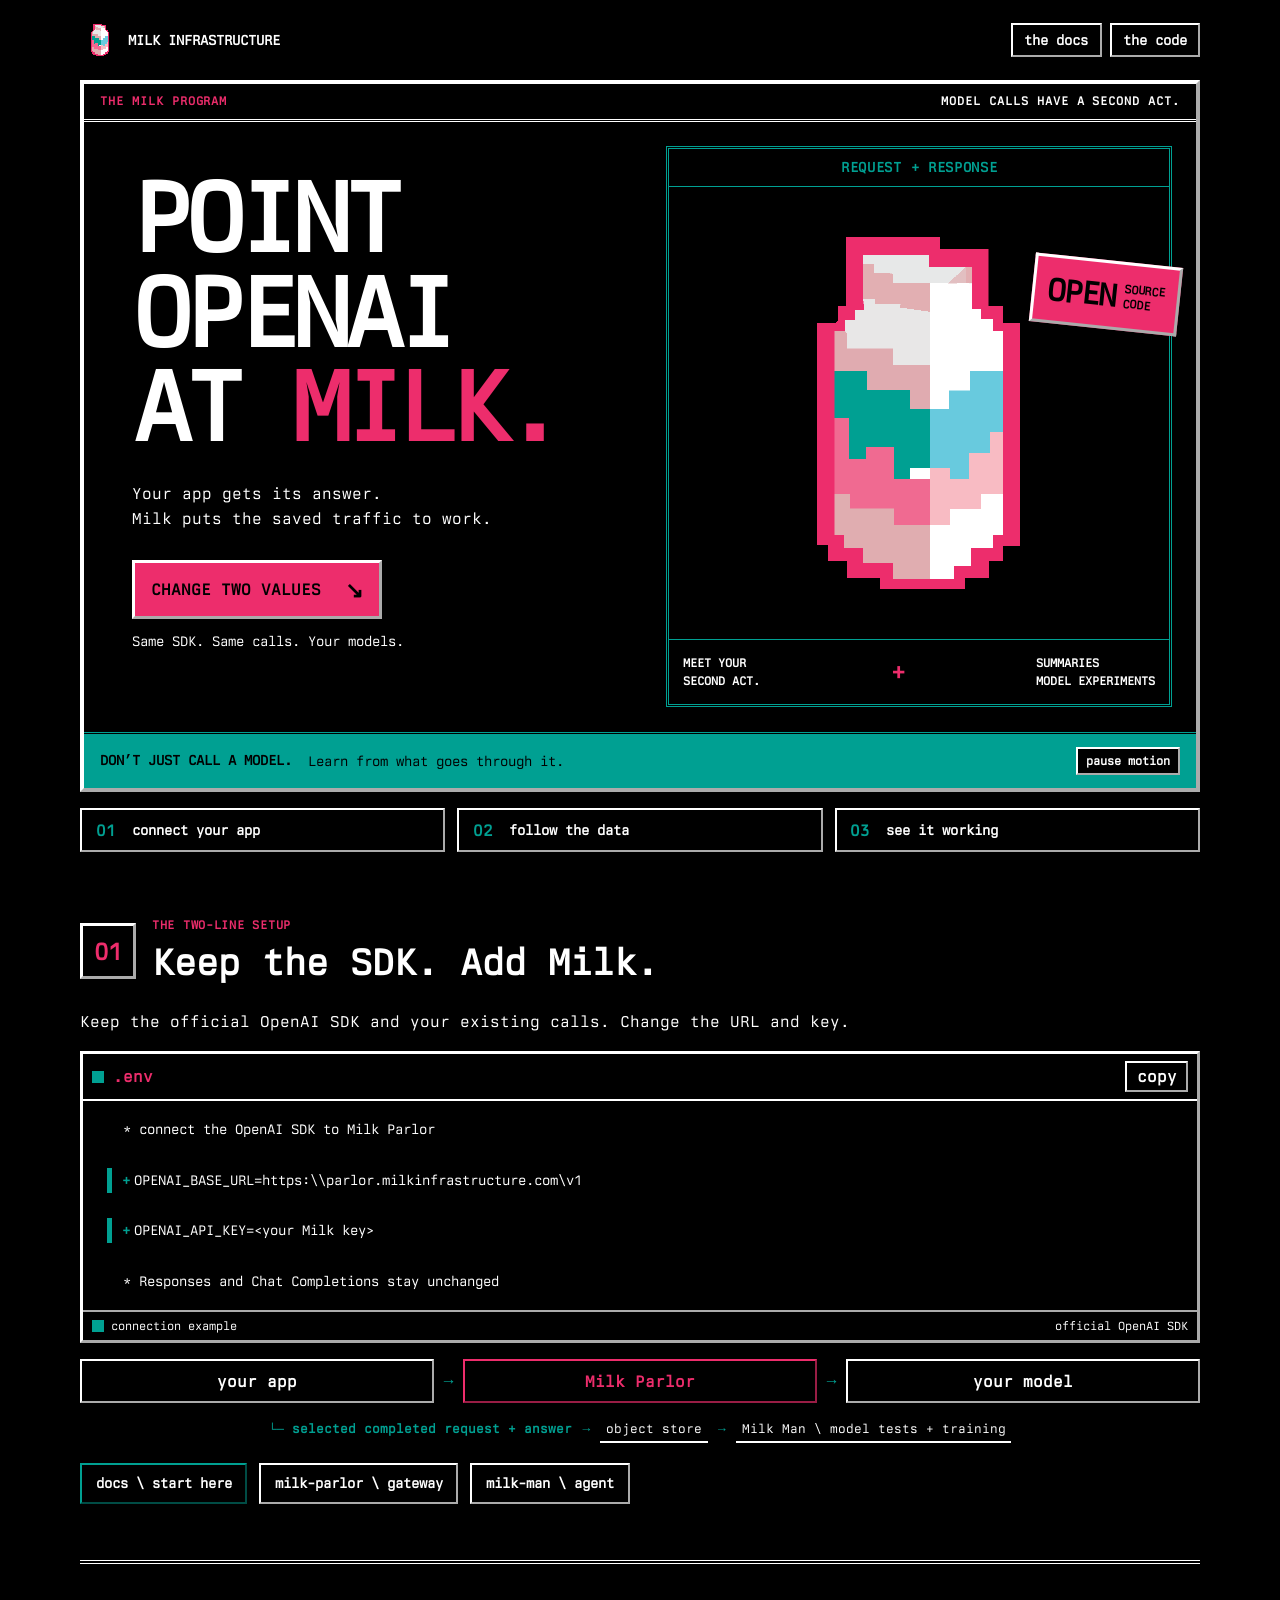
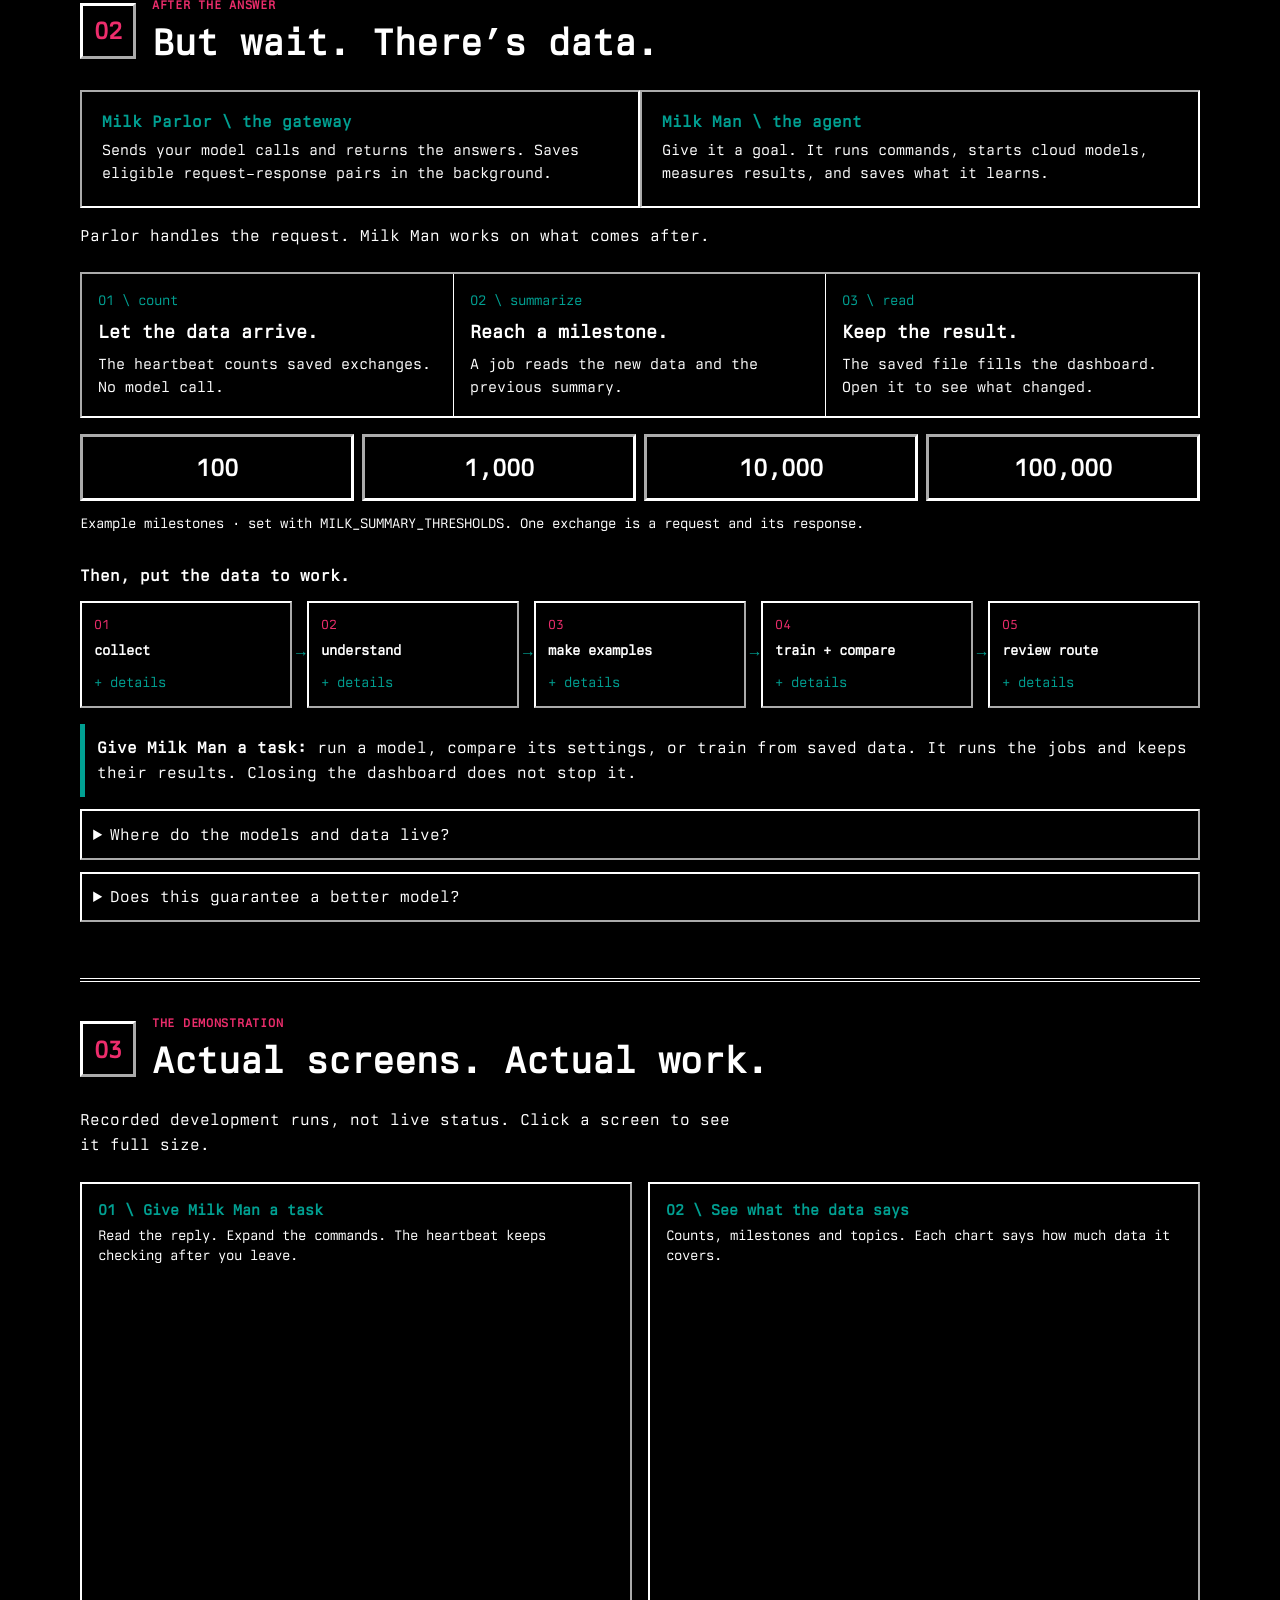
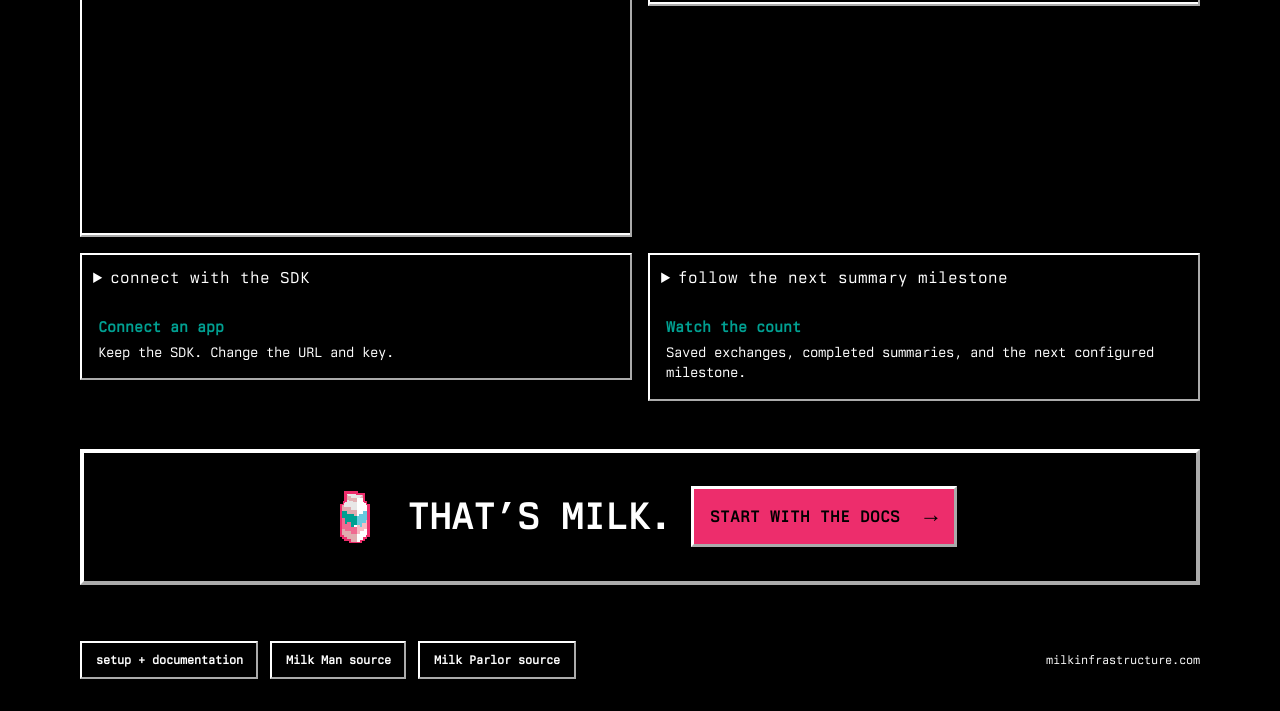
<file: index.html>
<!doctype html>
<html lang="en">
<head>
  <meta charset="utf-8">
  <meta name="viewport" content="width=device-width, initial-scale=1">
  <meta name="description" content="Point the official OpenAI SDK at Milk Parlor. Milk Man processes completed requests and responses from object storage.">
  <meta name="color-scheme" content="dark">
  <meta http-equiv="Content-Security-Policy" content="default-src 'self'; style-src 'self'; script-src 'self'; img-src 'self'; connect-src 'none'; object-src 'none'; base-uri 'none'; form-action 'none'">
  <title>Milk Infrastructure</title>
  <link rel="stylesheet" href="/milk.css?v=20260905-berkeley">
  <script src="/milk.js?v=20260905" defer></script>
</head>
<body class="broadcast">
  <main>
    <header class="station-bar">
      <a class="station" href="/" aria-label="Milk Infrastructure home"><img class="carton" src="/milk-carton.png" width="80" height="80" alt="">MILK INFRASTRUCTURE</a>
      <nav aria-label="Quick links"><a href="/docs/">the docs</a><a href="https://github.com/milkinfrastructure/milk-man">the code</a></nav>
    </header>

    <section class="transmission" aria-labelledby="milk-title">
      <div class="broadcast-label"><span>THE MILK PROGRAM</span><span>MODEL CALLS HAVE A SECOND ACT.</span></div>
      <div class="pitch">
        <div class="pitch-copy">
          <h1 id="milk-title">Point<br>OpenAI<br>at <span>Milk.</span></h1>
          <p>Your app gets its answer.<br>Milk puts the saved traffic to work.</p>
          <a class="order-button" href="#connect">CHANGE TWO VALUES <span aria-hidden="true">↘</span></a>
          <p class="offer-note">Same SDK. Same calls. Your models.</p>
        </div>
        <div class="product-stage">
          <div class="product-label">REQUEST + RESPONSE</div>
          <img class="hero-carton" src="/milk-carton.png" width="4167" height="4167" alt="The original pink and teal pixel Milk carton">
          <div class="product-stamp"><strong>OPEN</strong><span>SOURCE<br>CODE</span></div>
          <div class="product-caption"><span>MEET YOUR<br>SECOND ACT.</span><b aria-hidden="true">+</b><span>SUMMARIES<br>MODEL EXPERIMENTS</span></div>
        </div>
      </div>
      <div class="lower-third"><strong>DON’T JUST CALL A MODEL.</strong><span>Learn from what goes through it.</span><button id="motion" type="button" aria-pressed="false" hidden>pause motion</button></div>
    </section>

    <nav class="program-guide" aria-label="On this page"><a href="#connect"><small>01</small> connect your app</a><a href="#after-title"><small>02</small> follow the data</a><a href="#screens-title"><small>03</small> see it working</a></nav>

    <section class="connection" id="connect" aria-labelledby="connect-title">
    <header class="segment-title"><span class="segment-number">01</span><div><p class="domain">THE TWO-LINE SETUP</p><h2 id="connect-title">Keep the SDK. Add Milk.</h2></div></header>
    <p class="lede">Keep the official OpenAI SDK and your existing calls. Change the URL and key.</p>
    <div class="editor" aria-label="Milk connection settings">
      <header class="editor-bar">
        <span class="lamp" aria-hidden="true"></span>
        <strong>.env</strong>
        <button id="copy" type="button">copy</button>
      </header>
      <pre><code><span class="plain">  # connect the OpenAI SDK to Milk Parlor</span>
<span class="added"><b aria-hidden="true">+</b>OPENAI_BASE_URL=https://parlor.milkinfrastructure.com/v1</span>
<span class="added"><b aria-hidden="true">+</b>OPENAI_API_KEY=&lt;your Milk key&gt;</span>
<span class="plain">  # Responses and Chat Completions stay unchanged</span></code></pre>
      <footer class="editor-status">
        <span><i class="status-light" aria-hidden="true"></i> connection example</span>
        <span id="copy-state" aria-live="polite">official OpenAI SDK</span>
      </footer>
    </div>

    <div class="routes" aria-label="Milk request and data paths">
      <div class="route">
        <span>your app</span><b>→</b><span class="active">Milk Parlor</span><b>→</b><span>your model</span>
      </div>
      <div class="branch">
        <b>└─ selected completed request + answer</b><b>→</b><span>object store</span><b>→</b><span>Milk Man / model tests + training</span>
      </div>
    </div>

    <nav class="source-links" aria-label="Milk source code">
      <a class="primary" href="/docs/">docs / start here</a>
      <a href="https://github.com/milkinfrastructure/milk-parlor">milk-parlor / gateway</a>
      <a href="https://github.com/milkinfrastructure/milk-man">milk-man / agent</a>
    </nav>
    </section>

    <section class="tour" aria-labelledby="after-title">
      <header class="segment-title"><span class="segment-number">02</span><div><p class="domain">AFTER THE ANSWER</p><h2 id="after-title">But wait. There’s data.</h2></div></header>
      <div class="programs overview">
        <article class="program"><h3>Milk Parlor / the gateway</h3><p>Sends your model calls and returns the answers. Saves eligible request–response pairs in the background.</p></article>
        <article class="program"><h3>Milk Man / the agent</h3><p>Give it a goal. It runs commands, starts cloud models, measures results, and saves what it learns.</p></article>
      </div>
      <p class="tour-intro">Parlor handles the request. Milk Man works on what comes after.</p>

      <div class="checkpoint-flow" aria-label="Automatic summary workflow">
        <div><small>01 / count</small><h3>Let the data arrive.</h3><p>The heartbeat counts saved exchanges. No model call.</p></div>
        <div><small>02 / summarize</small><h3>Reach a milestone.</h3><p>A job reads the new data and the previous summary.</p></div>
        <div><small>03 / read</small><h3>Keep the result.</h3><p>The saved file fills the dashboard. Open it to see what changed.</p></div>
      </div>
      <div class="milestone-example" aria-label="Example summary milestones: 100, 1000, 10000 and 100000 exchanges">
        <span>100</span><span>1,000</span><span>10,000</span><span>100,000</span>
      </div>
      <p class="config-note">Example milestones · set with <code>MILK_SUMMARY_THRESHOLDS</code>. One exchange is a request and its response.</p>

      <h3 class="loop-heading">Then, put the data to work.</h3>

      <ol class="milk-loop" aria-label="The Milk data loop">
        <li><details><summary><small>01</small><strong>collect</strong></summary><p>Save each eligible request and answer under your account's unique ID. Related exchanges stay grouped as one task.</p></details></li>
        <li><details><summary><small>02</small><strong>understand</strong></summary><p>Count new exchanges. At configured milestones, save a summary of topics, tasks, and response times.</p></details></li>
        <li><details><summary><small>03</small><strong>make examples</strong></summary><p>A teacher model writes new tasks inspired by the traffic. Keep training tasks separate from the tasks used to judge improvement.</p></details></li>
        <li><details><summary><small>04</small><strong>train + compare</strong></summary><p>Train an open model, tune how it runs, and compare answers, speed, and cost on the same tasks. Qwen3.5-0.8B is the first training base.</p></details></li>
        <li><details><summary><small>05</small><strong>review route</strong></summary><p>Prepare a gateway rule for the selected model. The operator reviews and signs it before customer traffic moves.</p></details></li>
      </ol>
      <p class="loop-note"><b>Give Milk Man a task:</b> run a model, compare its settings, or train from saved data. It runs the jobs and keeps their results. Closing the dashboard does not stop it.</p>
      <details class="explain"><summary>Where do the models and data live?</summary><p>Environment variables select local files or S3-compatible storage, managed inference APIs, and owned Baseten or Modal GPUs. Model files are cached separately from the runtime image. Milk Man can run locally while the data and compute stay in the cloud.</p></details>
      <details class="explain"><summary>Does this guarantee a better model?</summary><p>No. Milk keeps the experiment and its result, including failures. Speed improvements and better answers are different measurements. The goal is to beat a chosen baseline on your tasks, not to claim a universal ranking.</p></details>
    </section>

    <section class="tour screens" aria-labelledby="screens-title">
      <header class="segment-title"><span class="segment-number">03</span><div><p class="domain">THE DEMONSTRATION</p><h2 id="screens-title">Actual screens. Actual work.</h2></div></header>
      <p class="tour-intro">Recorded development runs, not live status. Click a screen to see it full size.</p>

      <div class="shots">
        <figure class="shot">
          <figcaption><b>01 / Give Milk Man a task</b><span>Read the reply. Expand the commands. The heartbeat keeps checking after you leave.</span></figcaption>
          <a href="/screens/dashboard-conversation.png?v=3db10d0" target="_blank" rel="noreferrer"><img src="/screens/dashboard-conversation.png?v=3db10d0" width="1200" height="1207" loading="lazy" decoding="async" alt="Milk Man chat reporting the completed three-step training run beside its idle heartbeat"></a>
        </figure>
        <figure class="shot">
          <figcaption><b>02 / See what the data says</b><span>Counts, milestones and topics. Each chart says how much data it covers.</span></figcaption>
          <a href="/screens/dashboard-summary.png?v=3db10d0" target="_blank" rel="noreferrer"><img src="/screens/dashboard-summary.png?v=3db10d0" width="1168" height="683" loading="lazy" decoding="async" alt="Milk Man summary of 100 exchanges with topics and tasks from eight labeled examples"></a>
        </figure>
        <figure class="shot wide">
          <details><summary>connect with the SDK</summary><a href="/screens/dashboard-overview.png?v=3db10d0" target="_blank" rel="noreferrer"><img src="/screens/dashboard-overview.png?v=3db10d0" width="1200" height="1079" loading="lazy" decoding="async" alt="Milk dashboard with the two OpenAI SDK settings and request-to-storage diagram"></a></details>
          <figcaption><b>Connect an app</b><span>Keep the SDK. Change the URL and key.</span></figcaption>
        </figure>
        <figure class="shot wide">
          <details><summary>follow the next summary milestone</summary><a href="/screens/dashboard-loop.png?v=3db10d0" target="_blank" rel="noreferrer"><img src="/screens/dashboard-loop.png?v=3db10d0" width="1168" height="775" loading="lazy" decoding="async" alt="Milk Man showing 241 saved exchanges, 100 summarized, and the next summary milestone at 1000"></a></details>
          <figcaption><b>Watch the count</b><span>Saved exchanges, completed summaries, and the next configured milestone.</span></figcaption>
        </figure>
      </div>
    </section>
    <section class="end-card" aria-labelledby="end-title"><img class="carton" src="/milk-carton.png" width="80" height="80" alt=""><h2 id="end-title">That’s Milk.</h2><a class="order-button" href="/docs/">START WITH THE DOCS <span aria-hidden="true">→</span></a></section>
    <footer class="page-footer"><a href="/docs/">setup + documentation</a><a href="https://github.com/milkinfrastructure/milk-man">Milk Man source</a><a href="https://github.com/milkinfrastructure/milk-parlor">Milk Parlor source</a><span>milkinfrastructure.com</span></footer>
  </main>
</body>
</html>
</file>
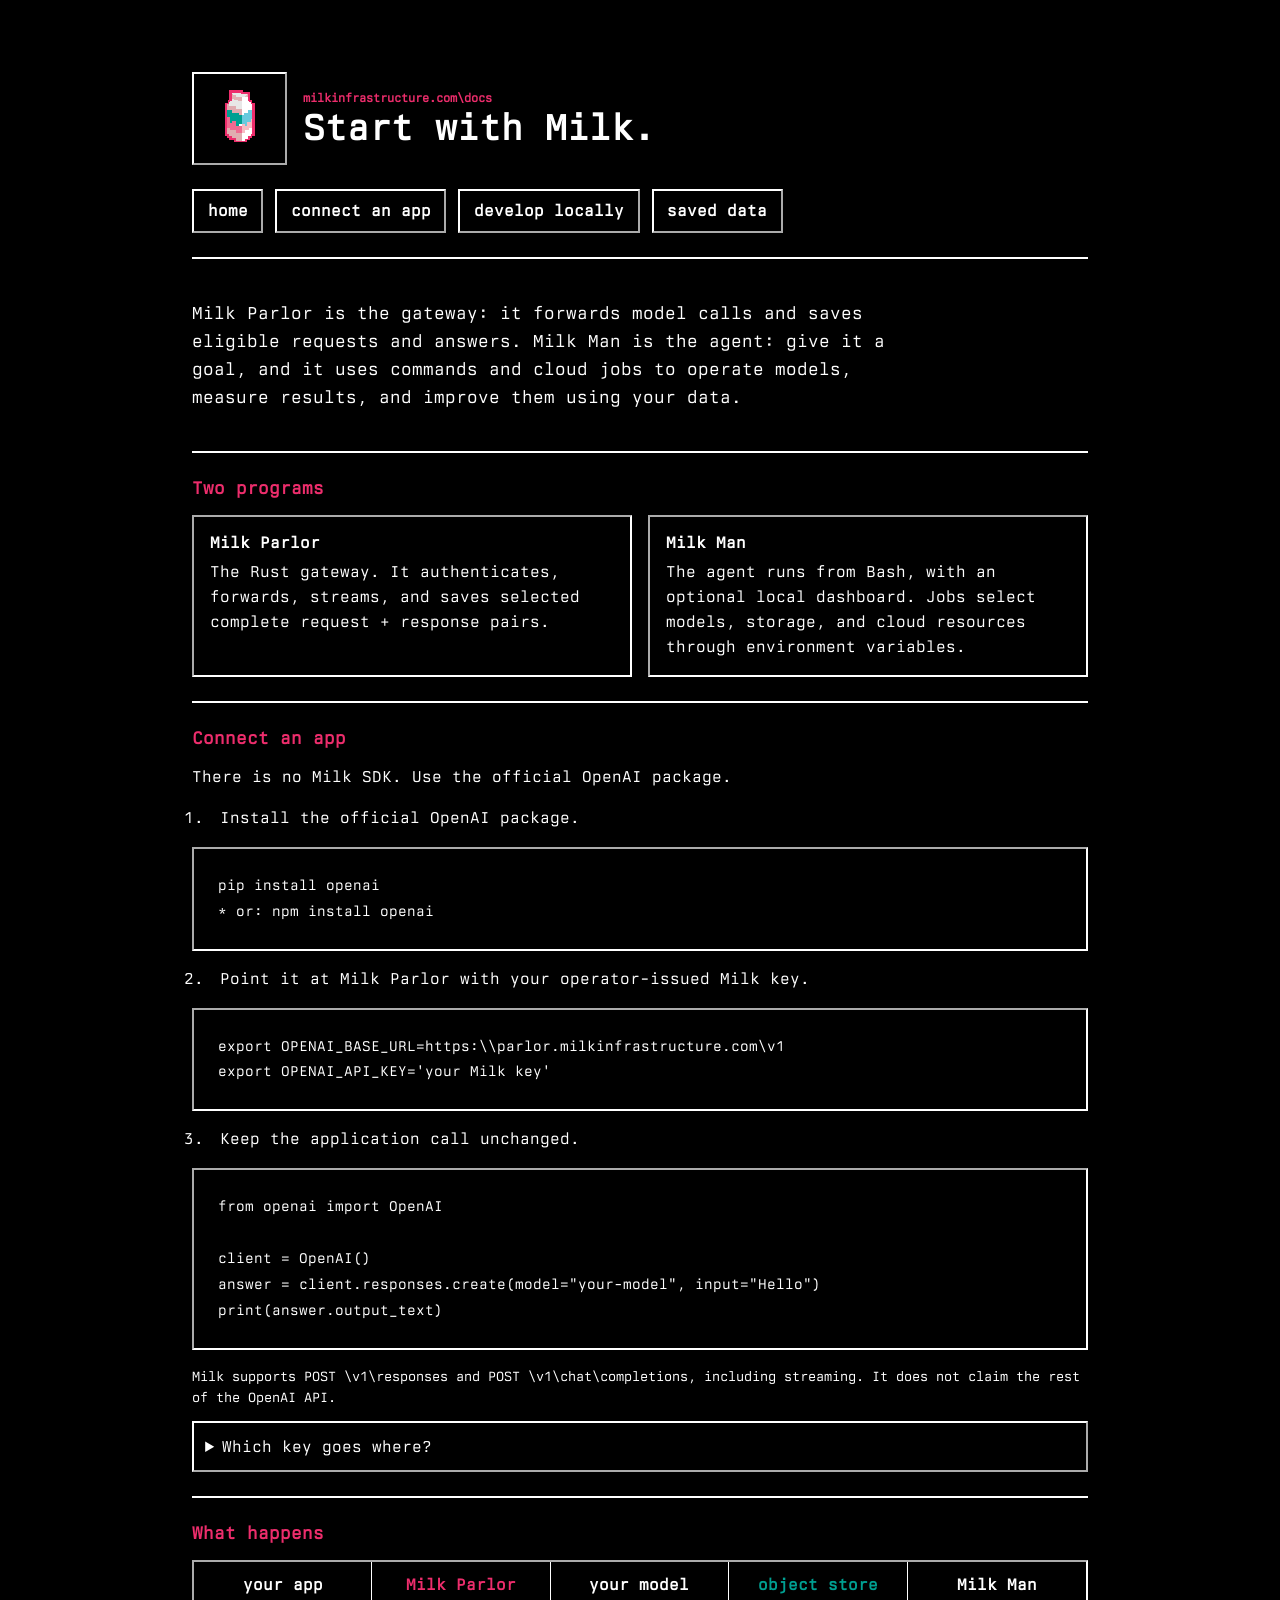
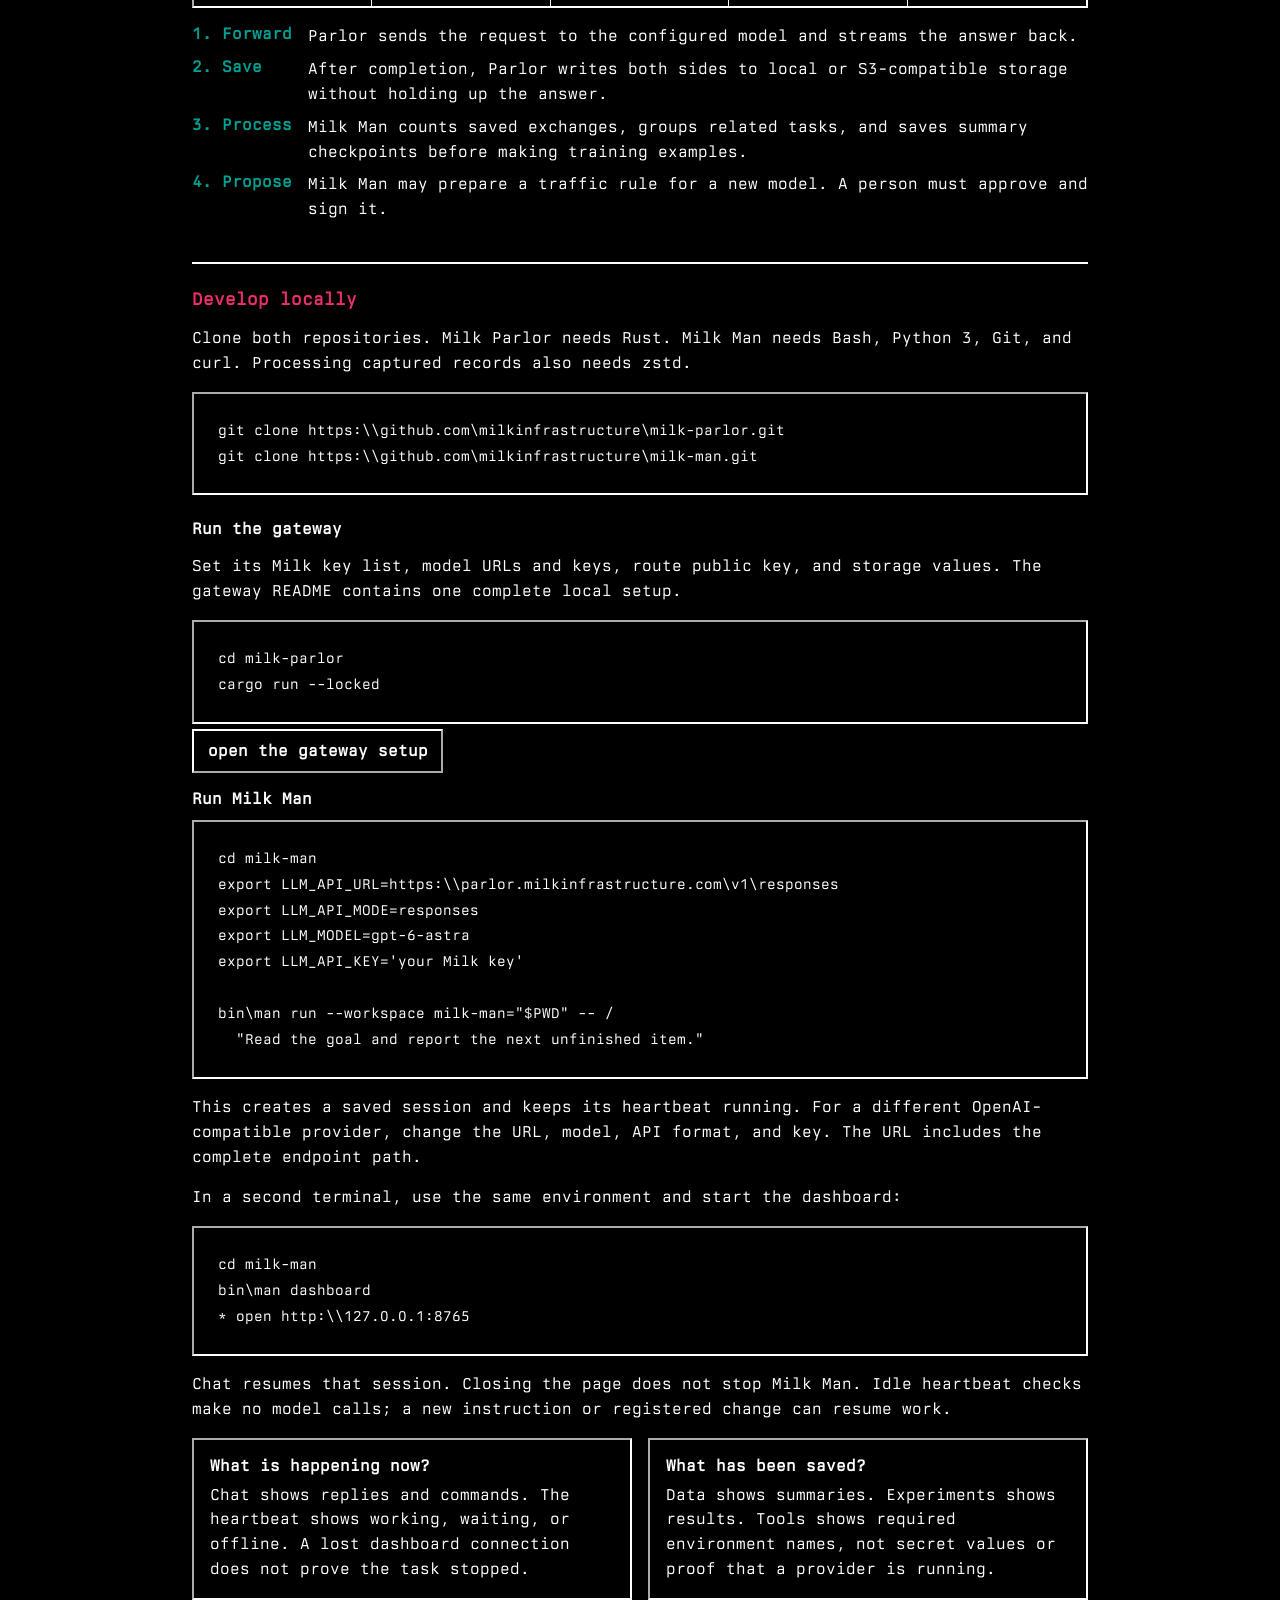
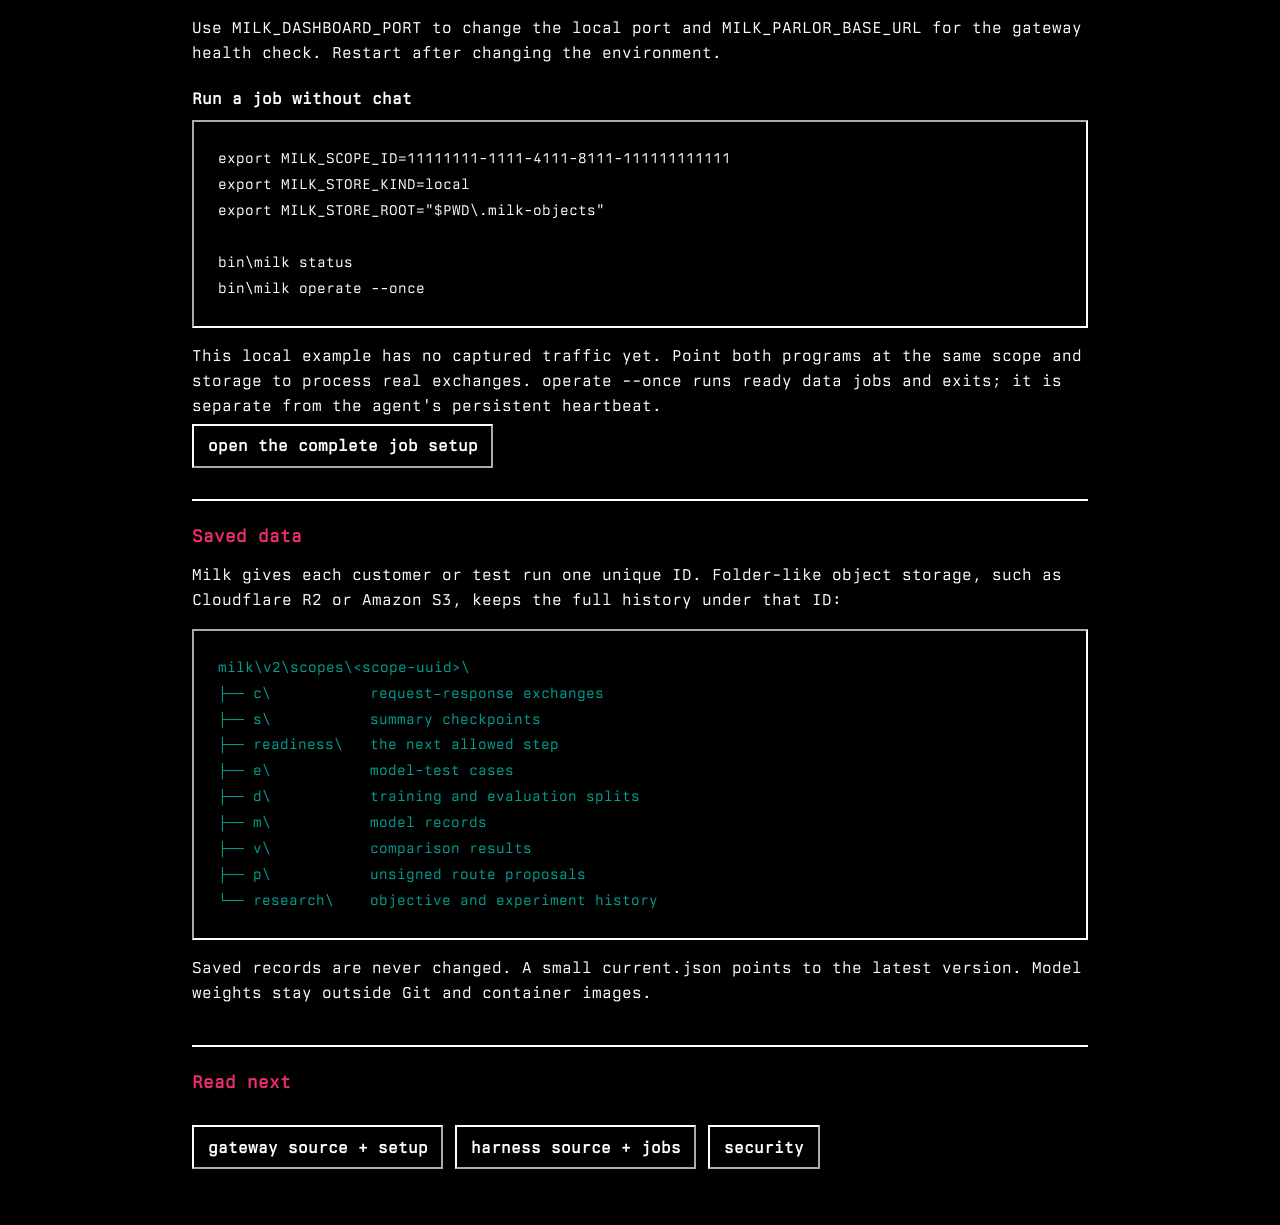
<file: docs/index.html>
<!doctype html>
<html lang="en">
<head>
  <meta charset="utf-8">
  <meta name="viewport" content="width=device-width, initial-scale=1">
  <meta name="description" content="Start using and developing Milk Parlor and Milk Man.">
  <meta name="color-scheme" content="dark">
  <meta http-equiv="Content-Security-Policy" content="default-src 'self'; style-src 'self'; img-src 'self'; connect-src 'none'; object-src 'none'; base-uri 'none'; form-action 'none'">
  <title>Milk Docs</title>
  <link rel="stylesheet" href="/milk.css?v=20260905-berkeley">
</head>
<body>
  <main class="docs">
    <header class="masthead">
      <a href="/" aria-label="Milk Infrastructure home"><img class="carton" src="/milk-carton.png" width="80" height="80" alt=""></a>
      <div>
        <p class="domain">milkinfrastructure.com/docs</p>
        <h1>Start with Milk.</h1>
      </div>
    </header>

    <nav class="docs-nav" aria-label="Documentation">
      <a href="/">home</a>
      <a href="#use">connect an app</a>
      <a href="#develop">develop locally</a>
      <a href="#data">saved data</a>
    </nav>

    <p class="intro">Milk Parlor is the gateway: it forwards model calls and saves eligible requests and answers. Milk Man is the agent: give it a goal, and it uses commands and cloud jobs to operate models, measure results, and improve them using your data.</p>

    <section class="doc-section" aria-labelledby="programs-title">
      <h2 id="programs-title">Two programs</h2>
      <div class="programs">
        <article class="program">
          <h3>Milk Parlor</h3>
          <p>The Rust gateway. It authenticates, forwards, streams, and saves selected complete request + response pairs.</p>
        </article>
        <article class="program">
          <h3>Milk Man</h3>
          <p>The agent runs from Bash, with an optional local dashboard. Jobs select models, storage, and cloud resources through environment variables.</p>
        </article>
      </div>
    </section>

    <section id="use" class="doc-section" aria-labelledby="use-title">
      <h2 id="use-title">Connect an app</h2>
      <p>There is no Milk SDK. Use the official OpenAI package.</p>
      <ol class="steps">
        <li>Install the official OpenAI package.</li>
      </ol>
      <pre class="command"><code>pip install openai
# or: npm install openai</code></pre>
      <ol class="steps" start="2">
        <li>Point it at Milk Parlor with your operator-issued Milk key.</li>
      </ol>
      <pre class="command"><code>export OPENAI_BASE_URL=https://parlor.milkinfrastructure.com/v1
export OPENAI_API_KEY='your Milk key'</code></pre>
      <ol class="steps" start="3">
        <li>Keep the application call unchanged.</li>
      </ol>
      <pre class="command"><code>from openai import OpenAI

client = OpenAI()
answer = client.responses.create(model="your-model", input="Hello")
print(answer.output_text)</code></pre>
      <p class="fine">Milk supports <code>POST /v1/responses</code> and <code>POST /v1/chat/completions</code>, including streaming. It does not claim the rest of the OpenAI API.</p>
      <details class="explain"><summary>Which key goes where?</summary><p>Your app uses the Milk key issued by the gateway operator. The operator configures the actual model-provider key on Parlor. When you run Milk Man yourself, its jobs use the provider and storage credentials you configure locally. Keep secret values out of chat, screenshots, and Git.</p></details>
    </section>

    <section class="doc-section" aria-labelledby="path-title">
      <h2 id="path-title">What happens</h2>
      <div class="milk-path" aria-label="Milk processing path">
        <span>your app</span>
        <span class="active">Milk Parlor</span>
        <span>your model</span>
        <span class="done">object store</span>
        <span>Milk Man</span>
      </div>
      <dl class="terms">
        <dt>1. Forward</dt><dd>Parlor sends the request to the configured model and streams the answer back.</dd>
        <dt>2. Save</dt><dd>After completion, Parlor writes both sides to local or S3-compatible storage without holding up the answer.</dd>
        <dt>3. Process</dt><dd>Milk Man counts saved exchanges, groups related tasks, and saves summary checkpoints before making training examples.</dd>
        <dt>4. Propose</dt><dd>Milk Man may prepare a traffic rule for a new model. A person must approve and sign it.</dd>
      </dl>
    </section>

    <section id="develop" class="doc-section" aria-labelledby="develop-title">
      <h2 id="develop-title">Develop locally</h2>
      <p>Clone both repositories. Milk Parlor needs Rust. Milk Man needs Bash, Python 3, Git, and curl. Processing captured records also needs <code>zstd</code>.</p>
      <pre class="command"><code>git clone https://github.com/milkinfrastructure/milk-parlor.git
git clone https://github.com/milkinfrastructure/milk-man.git</code></pre>

      <h3>Run the gateway</h3>
      <p>Set its Milk key list, model URLs and keys, route public key, and storage values. The gateway README contains one complete local setup.</p>
      <pre class="command"><code>cd milk-parlor
cargo run --locked</code></pre>
      <p><a href="https://github.com/milkinfrastructure/milk-parlor#run-locally">open the gateway setup</a></p>

      <h3>Run Milk Man</h3>
      <pre class="command"><code>cd milk-man
export LLM_API_URL=https://parlor.milkinfrastructure.com/v1/responses
export LLM_API_MODE=responses
export LLM_MODEL=gpt-6-astra
export LLM_API_KEY='your Milk key'

bin/man run --workspace milk-man="$PWD" -- \
  "Read the goal and report the next unfinished item."</code></pre>
      <p>This creates a saved session and keeps its heartbeat running. For a different OpenAI-compatible provider, change the URL, model, API format, and key. The URL includes the complete endpoint path.</p>
      <p>In a second terminal, use the same environment and start the dashboard:</p>
      <pre class="command"><code>cd milk-man
bin/man dashboard
# open http://127.0.0.1:8765</code></pre>
      <p>Chat resumes that session. Closing the page does not stop Milk Man. Idle heartbeat checks make no model calls; a new instruction or registered change can resume work.</p>
      <div class="programs">
        <article class="program"><h3>What is happening now?</h3><p>Chat shows replies and commands. The heartbeat shows working, waiting, or offline. A lost dashboard connection does not prove the task stopped.</p></article>
        <article class="program"><h3>What has been saved?</h3><p>Data shows summaries. Experiments shows results. Tools shows required environment names, not secret values or proof that a provider is running.</p></article>
      </div>
      <p>Use <code>MILK_DASHBOARD_PORT</code> to change the local port and <code>MILK_PARLOR_BASE_URL</code> for the gateway health check. Restart after changing the environment.</p>

      <h3>Run a job without chat</h3>
      <pre class="command"><code>export MILK_SCOPE_ID=11111111-1111-4111-8111-111111111111
export MILK_STORE_KIND=local
export MILK_STORE_ROOT="$PWD/.milk-objects"

bin/milk status
bin/milk operate --once</code></pre>
      <p>This local example has no captured traffic yet. Point both programs at the same scope and storage to process real exchanges. <code>operate --once</code> runs ready data jobs and exits; it is separate from the agent's persistent heartbeat.</p>
      <p><a href="https://github.com/milkinfrastructure/milk-man#run-jobs">open the complete job setup</a></p>
    </section>

    <section id="data" class="doc-section" aria-labelledby="data-title">
      <h2 id="data-title">Saved data</h2>
      <p>Milk gives each customer or test run one unique ID. Folder-like object storage, such as Cloudflare R2 or Amazon S3, keeps the full history under that ID:</p>
      <pre class="command tree"><code>milk/v2/scopes/&lt;scope-uuid&gt;/
├── c/           request–response exchanges
├── s/           summary checkpoints
├── readiness/   the next allowed step
├── e/           model-test cases
├── d/           training and evaluation splits
├── m/           model records
├── v/           comparison results
├── p/           unsigned route proposals
└── research/    objective and experiment history</code></pre>
      <p>Saved records are never changed. A small <code>current.json</code> points to the latest version. Model weights stay outside Git and container images.</p>
    </section>

    <section class="doc-section" aria-labelledby="next-title">
      <h2 id="next-title">Read next</h2>
      <nav aria-label="Project references">
        <a href="https://github.com/milkinfrastructure/milk-parlor">gateway source + setup</a>
        <a href="https://github.com/milkinfrastructure/milk-man">harness source + jobs</a>
        <a href="https://github.com/milkinfrastructure/milk-parlor/blob/main/SECURITY.md">security</a>
      </nav>
    </section>
  </main>
</body>
</html>
</file>
<file: milk.css>
@font-face {
  font-family: "Berkeley Mono";
  src: url("/BerkeleyMonoTrial-Regular.otf") format("opentype");
  font-weight: 400;
  font-style: normal;
  font-display: swap;
}

:root {
  --black: #000;
  --white: #fff;
  --pink: #ed2d6c;
  --teal: #00a092;
}

* { box-sizing: border-box; }

html { background: var(--black); }

body {
  min-height: 100svh;
  margin: 0;
  background: var(--black);
  color: var(--white);
  font-family: "Berkeley Mono", monospace;
}

code { font: inherit; }

main {
  width: calc(100% - 2rem);
  max-width: 48rem;
  min-width: 0;
  margin: 0 auto;
  padding: clamp(2rem, 8vh, 5rem) 0 2rem;
}

.masthead {
  display: flex;
  align-items: center;
  gap: 1rem;
}

.carton {
  width: 4rem;
  height: 4rem;
  image-rendering: pixelated;
}

.domain {
  margin: 0 0 .35rem;
  color: var(--pink);
  font-size: .75rem;
  font-weight: 700;
}

h1 {
  margin: 0;
  font-size: clamp(1.45rem, 5vw, 2.25rem);
  line-height: 1;
}

h2 {
  margin: 0;
  font-size: clamp(1.2rem, 4vw, 1.65rem);
  line-height: 1.25;
}

.lede {
  margin: 2rem 0 1rem;
  font-weight: 700;
}

.editor {
  width: 100%;
  max-width: 100%;
  min-width: 0;
  overflow: hidden;
  border: 3px outset var(--white);
  background: var(--black);
}

.editor-bar,
.editor-status {
  display: flex;
  align-items: center;
  gap: .6rem;
  padding: .45rem .55rem;
}

.editor-bar { border-bottom: 2px inset var(--white); }
.editor-status { justify-content: space-between; border-top: 2px inset var(--white); font-size: .75rem; }

.lamp,
.status-light {
  display: inline-block;
  width: .75rem;
  height: .75rem;
  border: 3px double var(--teal);
  background: var(--teal);
  vertical-align: -.1rem;
}

.editor-bar strong { color: var(--pink); }

button,
a {
  border: 2px outset var(--white);
  background: var(--black);
  color: var(--white);
  font: inherit;
  font-weight: 700;
}

button {
  margin-left: auto;
  padding: .25rem .6rem;
  cursor: pointer;
}

pre {
  max-width: 100%;
  margin: 0;
  padding: clamp(1rem, 4vw, 1.5rem);
  overflow-x: auto;
  color: var(--white);
  font: inherit;
  line-height: 1.8;
}

code span { display: block; }
.plain { color: var(--white); }
.added { border-left: .35rem solid var(--teal); padding-left: .65rem; }
.added b { color: var(--teal); margin-right: .5ch; }

.routes { margin: 1rem 0; }

.route {
  display: grid;
  grid-template-columns: 1fr auto 1fr auto 1fr;
  align-items: center;
  gap: .6rem;
  text-align: center;
}

.route span {
  padding: .65rem .4rem;
  border: 2px outset var(--white);
  font-weight: 700;
}

.route .active { border-color: var(--pink); color: var(--pink); }
.route b,
.branch b { color: var(--teal); }

.branch {
  display: flex;
  align-items: center;
  justify-content: flex-end;
  gap: .65rem;
  padding-top: .75rem;
  font-size: .8rem;
}

.branch span { border-bottom: 2px inset var(--white); padding: .35rem; }

nav {
  display: flex;
  flex-wrap: wrap;
  gap: .75rem;
  margin-top: 2rem;
}

.tour {
  margin-top: 4rem;
  padding-top: 2rem;
  border-top: 3px double var(--white);
}

.tour-intro {
  max-width: 42rem;
  margin: 1rem 0 1.5rem;
  line-height: 1.6;
}

.checkpoint-flow { display: grid; grid-template-columns: repeat(3, minmax(0, 1fr)); border: 2px inset var(--white); }
.checkpoint-flow > div { padding: 1rem; border-right: 1px solid var(--white); }
.checkpoint-flow > div:last-child { border: 0; }
.checkpoint-flow small { color: var(--teal); font-size: .875rem; }
.checkpoint-flow h3 { font-size: 1rem; margin: .65rem 0; }
.checkpoint-flow p { margin: 0; font-size: .875rem; line-height: 1.55; }
.milestone-example { display: grid; grid-template-columns: repeat(4, 1fr); margin-top: 1.5rem; border-top: 3px double var(--white); }
.milestone-example span { position: relative; padding: .75rem 0; text-align: center; font-size: .875rem; }
.milestone-example span::before { content: ""; position: absolute; width: 2px; height: .5rem; top: 0; left: 50%; background: var(--pink); }
.config-note { font-size: .875rem; line-height: 1.55; margin: .25rem 0 2rem; }
.config-note code { font: inherit; overflow-wrap: anywhere; }
.loop-heading { font-size: 1rem; margin: 2rem 0 1rem; }
.page-footer { display: flex; flex-wrap: wrap; gap: .75rem; border-top: 3px double var(--white); padding-top: 1.5rem; margin-top: 2rem; font-size: .875rem; }

.milk-loop {
  display: grid;
  grid-template-columns: repeat(5, 1fr);
  gap: 1rem;
  margin: 0;
  padding: 0;
  list-style: none;
}

.milk-loop li {
  position: relative;
  min-width: 0;
  padding: .75rem;
  border: 2px outset var(--white);
}

.milk-loop li:not(:last-child)::after {
  content: "→";
  position: absolute;
  top: calc(50% - .75rem);
  right: -.95rem;
  color: var(--teal);
  z-index: 1;
}

.milk-loop small,
.milk-loop strong,
.milk-loop span { display: block; }
.milk-loop small { color: var(--pink); }
.milk-loop strong { margin: .3rem 0 .55rem; }
.milk-loop span { font-size: .75rem; line-height: 1.45; }
.overview { margin-top: 1.5rem; }
summary { cursor: pointer; line-height: 1.5; }
summary:focus-visible { outline: 2px solid var(--teal); outline-offset: 3px; }
.milk-loop summary { list-style: none; }
.milk-loop summary::-webkit-details-marker { display: none; }
.milk-loop summary::after { content: "+ details"; font-size: 14px; color: var(--teal); }
.milk-loop details[open] summary::after { content: "− close"; }
.milk-loop:has(details[open]) { grid-template-columns: 1fr; }
.milk-loop:has(details[open]) li:not(:last-child)::after { content: "↓"; top: auto; right: calc(50% - .3rem); bottom: -1.15rem; }
.milk-loop details p { font-size: 14px; line-height: 1.5; }
.explain { margin-top: .75rem; border: 2px outset var(--white); }
.explain summary, .shot summary { padding: .7rem; }
.explain p { padding: 0 .7rem .7rem; margin: 0; line-height: 1.55; }
.shot details > a { display: block; padding: 0; border: 0; }
.shot:has(details[open]) { grid-column: 1 / -1; }
.shot figcaption { border-top: 1px solid var(--white); }

.loop-note {
  margin: 1rem 0 0;
  padding: .75rem;
  border-left: .35rem solid var(--teal);
  line-height: 1.55;
}

.screens h2 { margin-bottom: 1.25rem; }

.shots {
  display: grid;
  grid-template-columns: 1fr;
  gap: 1rem;
}

.shot {
  min-width: 0;
  margin: 0;
  border: 2px outset var(--white);
}

.shot.wide { grid-column: 1 / -1; }
.shot > a { display: block; padding: 0; border: 0; }
.shot > a:hover,
.shot > a:focus-visible { background: var(--black); outline: 2px solid var(--pink); outline-offset: 2px; }

.shot img {
  display: block;
  width: 100%;
  height: auto;
  border-bottom: 2px inset var(--white);
}

.shot figcaption { padding: .65rem .75rem; line-height: 1.45; }
.shot figcaption b,
.shot figcaption span { display: block; }
.shot figcaption b { margin-bottom: .2rem; color: var(--teal); }
.shot figcaption span { font-size: .8rem; }

a {
  padding: .65rem .85rem;
  text-decoration: none;
}

a.primary { border-color: var(--teal); }

button:hover,
button:focus-visible,
a:hover,
a:focus-visible {
  border-color: var(--pink);
}
button:focus-visible, a:focus-visible { outline: 2px solid var(--teal); outline-offset: 3px; }

button:active,
a:active { border-style: inset; }

.docs { max-width: 56rem; }

.docs .masthead { margin-bottom: 1.5rem; }
.docs .masthead > div { min-width: 0; overflow-wrap: anywhere; }

.docs-nav {
  margin: 0 0 2.5rem;
  padding-bottom: 1.5rem;
  border-bottom: 2px solid var(--white);
}

.intro {
  max-width: 44rem;
  margin: 0 0 2.5rem;
  font-size: 1.1rem;
  line-height: 1.6;
}

.doc-section {
  padding: 1.5rem 0;
  border-top: 2px solid var(--white);
}

.doc-section h2 {
  margin: 0 0 1rem;
  color: var(--pink);
  font-size: 1.1rem;
}

.doc-section h3 { margin: 1.5rem 0 .5rem; font-size: 1rem; }
.doc-section p,
.doc-section li,
.terms dd { line-height: 1.55; }
.docs :not(pre) > code { overflow-wrap: anywhere; }

.programs {
  display: grid;
  grid-template-columns: 1fr 1fr;
  gap: 1rem;
}

.program {
  padding: 1rem;
  border: 2px inset var(--white);
}

.program h3 { margin: 0 0 .5rem; }
.program p { margin: 0; }

.command {
  margin: .75rem 0 1rem;
  border: 2px inset var(--white);
  font-size: .9rem;
  white-space: pre-wrap;
  overflow-wrap: anywhere;
}

.steps { padding-left: 1.4rem; }
.steps li { margin: 1rem 0; padding-left: .35rem; }

.milk-path {
  display: grid;
  grid-template-columns: repeat(5, 1fr);
  margin: 1rem 0;
  border: 2px inset var(--white);
}

.milk-path span {
  padding: .8rem .5rem;
  border-right: 1px solid var(--white);
  text-align: center;
  font-weight: 700;
}

.milk-path span:last-child { border-right: 0; }
.milk-path .active { color: var(--pink); }
.milk-path .done { color: var(--teal); }

.terms {
  display: grid;
  grid-template-columns: max-content 1fr;
  gap: .5rem 1rem;
  margin: 1rem 0;
}

.terms dt { color: var(--teal); font-weight: 700; }
.terms dd { margin: 0; }

.tree { color: var(--teal); }
.fine { font-size: .85rem; }

/* The public broadcast uses the same four inks and hard edges as the console. */
.broadcast main { max-width: 70rem; padding-top: 1.25rem; }
.broadcast h2 { font-size: clamp(1.5rem, 3.5vw, 2.3rem); }
.broadcast p { line-height: 1.55; }
.station-bar, .station-bar nav, .station, .broadcast-label, .lower-third { display: flex; align-items: center; }
.station-bar { justify-content: space-between; flex-wrap: wrap; gap: 1rem; margin-bottom: 1.25rem; }
.station { border: 0; padding: 0; gap: .5rem; font-size: .875rem; min-width: 0; overflow-wrap: anywhere; }
.station .carton { width: 2.5rem; height: 2.5rem; }
.station-bar nav { margin: 0; gap: .5rem; }
.station-bar nav a { padding: .45rem .7rem; font-size: .875rem; }
.transmission { border: 4px outset var(--white); }
.broadcast-label { justify-content: space-between; gap: 1rem; padding: .65rem 1rem; border-bottom: 3px double var(--white); font-size: .75rem; font-weight: 700; letter-spacing: .08em; }
.broadcast-label span:first-child { color: var(--pink); }
.pitch { display: grid; grid-template-columns: 1.1fr 1fr; }
.pitch-copy { padding: clamp(1.5rem, 4vw, 3rem); }
.pitch h1 { font-size: clamp(3.5rem, 7.8vw, 6.25rem); line-height: .95; letter-spacing: -.07em; text-transform: uppercase; }
.pitch h1 span { color: var(--pink); }
.pitch-copy > p { margin: 1.75rem 0; font-size: 1rem; }
.order-button { display: inline-flex; gap: 1.5rem; align-items: center; justify-content: space-between; background: var(--pink); border: 3px outset var(--white); padding: .85rem 1rem; font-size: 1rem; color: var(--black); }
.order-button:hover { background: var(--white); border-color: var(--white); }
.order-button span { font-size: 1.4rem; }
.pitch-copy .offer-note { margin: .75rem 0 0; font-size: .875rem; }
.product-stage { display: grid; grid-template-rows: auto 1fr auto; position: relative; min-width: 0; margin: 1.5rem 1.5rem 1.5rem 0; border: 3px double var(--teal); }
.product-label { padding: .65rem 1rem; border-bottom: 1px solid var(--teal); color: var(--teal); font-size: .875rem; font-weight: 700; text-align: center; letter-spacing: .05em; }
.hero-carton { align-self: center; justify-self: center; display: block; width: 100%; height: auto; max-width: 27rem; margin: .65rem 0; image-rendering: pixelated; }
.motion-ready .hero-carton { animation: carton-bob 3s steps(3, end) infinite; }
.product-stamp { display: flex; align-items: center; gap: .5rem; position: absolute; right: -.7rem; top: 20%; padding: .75rem; background: var(--pink); color: var(--black); border: 3px outset var(--white); transform: rotate(6deg); }
.product-stamp strong { font-size: 2rem; letter-spacing: -.06em; }
.product-stamp span { font-size: .75rem; line-height: 1.2; font-weight: 700; }
.product-caption { display: flex; align-items: center; justify-content: space-between; gap: .75rem; padding: .85rem; border-top: 1px solid var(--teal); font-size: .75rem; font-weight: 700; line-height: 1.5; }
.product-caption b { color: var(--pink); font-size: 1.5rem; }
.lower-third { flex-wrap: wrap; gap: .5rem 1rem; padding: .85rem 1rem; background: var(--teal); color: var(--black); border-top: 3px double var(--black); }
.lower-third strong, .lower-third > span { font-size: .875rem; }
.lower-third button { background: var(--black); color: var(--white); font-size: .75rem; padding: .3rem .5rem; }
.program-guide { display: grid; grid-template-columns: repeat(3, 1fr); margin-top: 1rem; gap: .75rem; }
.program-guide a { display: flex; gap: 1rem; align-items: center; font-size: .875rem; }
.program-guide small { color: var(--teal); font-size: 1rem; }
.connection { margin-top: 4rem; scroll-margin-top: 1rem; }
.segment-title { display: flex; align-items: center; gap: 1rem; margin-bottom: 1.5rem; }
.segment-number { display: grid; place-items: center; flex: 0 0 3.5rem; height: 3.5rem; border: 3px outset var(--white); color: var(--pink); font-size: 1.5rem; font-weight: 700; }
.segment-title .domain { font-size: .75rem; letter-spacing: .06em; }
.segment-title h2 { scroll-margin-top: 2rem; }
.broadcast .lede { margin: 0 0 1rem; font-weight: 400; }
.broadcast .editor pre { padding: 1rem 1.5rem; font-size: .875rem; }
.broadcast .source-links { margin-top: 1.25rem; font-size: .875rem; }
.broadcast .branch { flex-wrap: wrap; justify-content: center; }
.broadcast .tour { margin-top: 3.5rem; border-top: 4px double var(--white); }
.broadcast .overview { gap: 0; }
.broadcast .program { padding: 1.25rem; }
.broadcast .program h3 { color: var(--teal); font-size: 1rem; }
.broadcast .program p { font-size: .9375rem; }
.broadcast .checkpoint-flow h3 { font-size: 1.15rem; }
.broadcast .checkpoint-flow p { font-size: .9375rem; }
.broadcast .milestone-example { margin-top: 1rem; border: 0; gap: .5rem; }
.broadcast .milestone-example span { border: 3px inset var(--white); font-size: clamp(.875rem, 2.5vw, 1.5rem); font-weight: 700; padding: 1rem .25rem; }
.broadcast .milestone-example span::before { display: none; }
.broadcast .config-note { margin-top: .75rem; }
.broadcast .milk-loop { gap: .9rem; }
.broadcast .milk-loop strong { font-size: .875rem; }
.broadcast .screens h2 { margin-bottom: 0; }
.broadcast .shots { grid-template-columns: repeat(2, minmax(0, 1fr)); }
.broadcast .shot { align-self: start; }
.broadcast .shot figcaption { padding: 1rem; border-top: 0; }
.broadcast .shot figcaption b { font-size: .9375rem; }
.broadcast .shot figcaption span { font-size: .875rem; }
.broadcast .shot.wide { grid-column: auto; }
.broadcast .shot.wide:has(details[open]) { grid-column: 1 / -1; }
.end-card { display: flex; align-items: center; justify-content: center; flex-wrap: wrap; gap: 1.25rem; border: 4px outset var(--white); padding: 2rem 1rem; margin-top: 3rem; }
.end-card h2 { text-transform: uppercase; }
.broadcast .page-footer { align-items: center; font-size: .75rem; border: 0; }
.page-footer > span { margin-left: auto; }
@keyframes carton-bob { 0%, 100% { transform: translateY(0); } 50% { transform: translateY(-9px); } }
.paused .hero-carton { animation-play-state: paused; }
@media (max-width: 48rem), (any-pointer: coarse) {
  button, a, summary { min-width: 44px; min-height: 44px; touch-action: manipulation; }
  .station-bar nav a, .lower-third button { font-size: .875rem; }
  .station-bar nav a { display: inline-flex; align-items: center; }
  .doc-section a { display: inline-flex; align-items: center; }
}
@media (max-width: 48rem) {
  .broadcast-label span:last-child { display: none; }
  .pitch { grid-template-columns: 1fr 1fr; }
  .pitch h1 { font-size: clamp(2.75rem, 8vw, 4rem); }
  .pitch-copy { padding: 1.25rem; }
  .product-stage { margin: 1.25rem 1.25rem 1.25rem 0; }
  .product-caption { flex-direction: column; text-align: center; }
  .product-caption > b { display: none; }
  .product-stamp { top: 25%; padding: .5rem; }
  .product-stamp strong { font-size: 1.5rem; }
  .program-guide a { gap: .5rem; padding: .6rem; }
  .broadcast .milk-loop { grid-template-columns: 1fr; }
  .broadcast .milk-loop li:not(:last-child)::after { content: "↓"; top: auto; right: calc(50% - .3rem); bottom: -1.15rem; }
}
@media (max-width: 34rem) {
  .station { font-size: .75rem; gap: .25rem; }
  .station-bar { gap: .5rem; }
  .station-bar nav { flex-direction: row; }
  .station-bar nav a { padding: .4rem; }
  .station-bar nav a:last-child { display: none; }
  .pitch { grid-template-columns: 1fr; }
  .pitch h1 { font-size: clamp(3rem, 16vw, 5rem); }
  .pitch-copy > p { margin: 1.25rem 0; }
  .product-stage { margin: 0 1.25rem 1.25rem; }
  .hero-carton { max-width: 17rem; }
  .product-caption { flex-direction: row; }
  .product-stamp { top: 20%; }
  .lower-third button { margin-left: 0; }
  .broadcast .program-guide { display: flex; flex-direction: column; gap: .5rem; }
  .program-guide a { text-align: left; }
  .connection { margin-top: 2.5rem; }
  .segment-title { gap: .75rem; }
  .segment-number { flex-basis: 2.5rem; height: 2.5rem; font-size: 1.125rem; }
  .broadcast .editor pre { padding: .75rem; font-size: .875rem; }
  .editor pre { white-space: normal; }
  .editor code span { white-space: pre-wrap; margin: .75rem 0; }
  .added { position: relative; padding-left: 1.35rem; }
  .added b { position: absolute; left: .4rem; }
  .broadcast .shots { grid-template-columns: 1fr; }
  .broadcast .milestone-example { grid-template-columns: repeat(2, minmax(0, 1fr)); }
  .page-footer > span { margin-left: 0; }
  pre { white-space: pre-wrap; overflow-wrap: anywhere; font-size: .875rem; }
  .added { overflow-wrap: anywhere; }
  .editor-status { flex-wrap: wrap; }
  .route { grid-template-columns: 1fr; }
  .route b { transform: rotate(90deg); }
  .branch { align-items: stretch; flex-direction: column; text-align: center; }
  .branch b { transform: none; }
  .programs,
  .checkpoint-flow,
  .milk-path,
  .milk-loop,
  .shots { grid-template-columns: 1fr; }
  .milk-loop li:not(:last-child)::after { content: "↓"; top: auto; right: calc(50% - .3rem); bottom: -1.15rem; }
  .checkpoint-flow > div { border-right: 0; border-bottom: 1px solid var(--white); }
  .shot.wide { grid-column: auto; }
  .milk-path span { border-right: 0; border-bottom: 1px solid var(--white); }
  .milk-path span:last-child { border-bottom: 0; }
  .terms { grid-template-columns: 1fr; }
  .terms dd { margin-bottom: .75rem; }
  nav { align-items: stretch; flex-direction: column; }
  a { text-align: center; }
}
</file>
